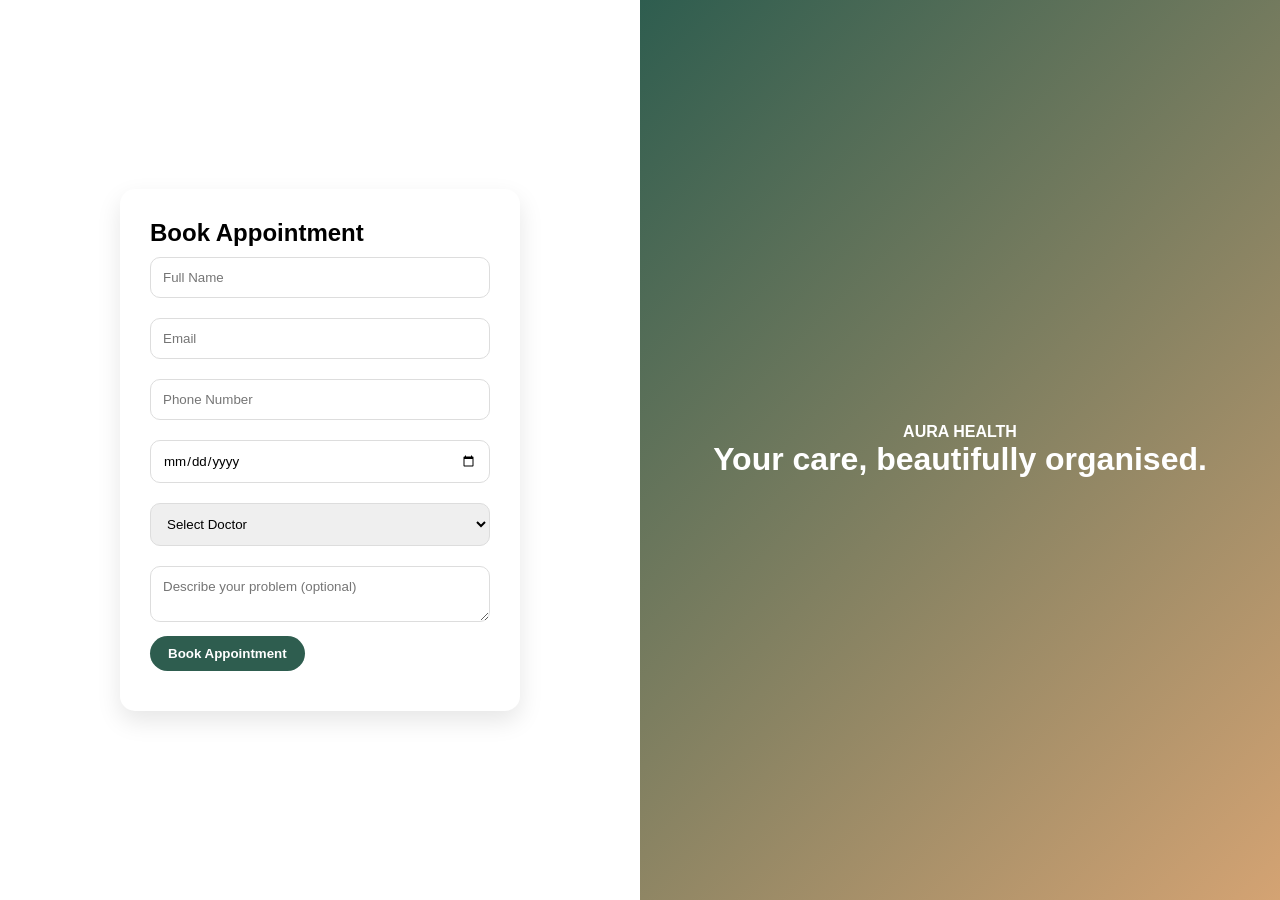
<file: booking.html>
<!DOCTYPE html>
<html lang="en">
<head>
<meta charset="UTF-8">
<meta name="viewport" content="width=device-width, initial-scale=1.0">
<title>Book Appointment</title>
<link rel="stylesheet" href="css/style.css">
</head>

<body>

<div class="booking-container">

  
    <div class="booking-left">

        <section class="form-page">

            <h2>Book Appointment</h2>

            <form id="bookingForm">

                <input type="text" id="name" placeholder="Full Name" required>

                <input type="email" id="email" placeholder="Email" required>

                <input type="tel" id="phone" placeholder="Phone Number" required>

                <input type="date" id="date" required>

                <select id="doctor" required>
                    <option value="">Select Doctor</option>

                    <optgroup label="Specialists">
                        <option>Dr. Maya Patel - Cardiology</option>
                        <option>Dr. Aisha Khan - Dermatology</option>
                        <option>Dr. Marcus Lee - Pediatrics</option>
                        <option>Dr. Neha Sharma - Gynecology</option>
                        <option>Dr. John Carter - Orthopedics</option>
                        <option>Dr. Riya Mehta - Neurology</option>
                        <option>Dr. David Smith - General Physician</option>
                        <option>Dr. Pooja Verma - Dentist</option>
                        <option>Dr. Rahul Singh - ENT Specialist</option>
                        <option>Dr. Emily Watson - Psychiatrist</option>
                    </optgroup>
                </select>

                <textarea id="message" placeholder="Describe your problem (optional)"></textarea>

                <button type="submit" class="btn">Book Appointment</button>

            </form>

            <p id="successMsg"></p>

        </section>

    </div>

    <!-- RIGHT SIDE (DESIGN) -->
    <div class="booking-right">
        <div class="overlay">
            <h4>AURA HEALTH</h4>
            <h1>Your care, beautifully organised.</h1>
        </div>
    </div>

</div>

<script src="js/booking.js"></script>

</body>
</html>
</file>
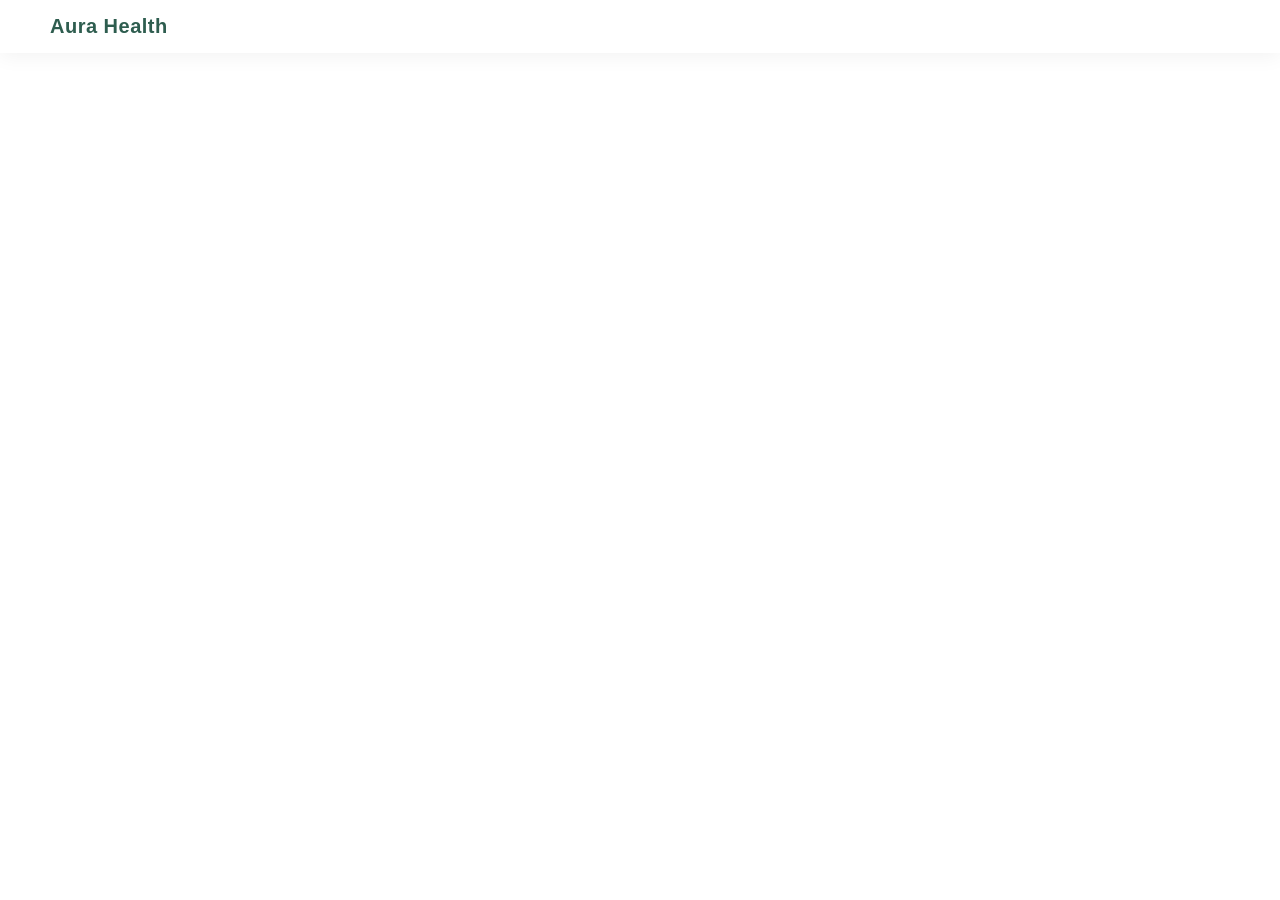
<file: branch-details.html>
<!DOCTYPE html>
<html>
<head>
<title>Branch Details</title>
<link rel="stylesheet" href="css/style.css">
</head>

<body>

<header>
    <div class="logo">Aura Health</div>
</header>

<section class="page">
    <h1 id="branchName"></h1>
    <p id="branchInfo"></p>
</section>

<script>
const params = new URLSearchParams(window.location.search);
const name = params.get("name");

let title = "";
let info = "";

if(name === "greenfield"){
    title = "Greenfield Branch";
    info = "Located in San Francisco with 24/7 emergency services.";
}
else if(name === "riverside"){
    title = "Riverside Branch";
    info = "Austin branch with advanced diagnostics.";
}
else if(name === "sunhill"){
    title = "Sunhill Branch";
    info = "Boston branch with expert doctors.";
}
else if(name === "carepoint"){
    title = "CarePoint Center";
    info = "New York branch with surgical facilities.";
}
else if(name === "wellness"){
    title = "Wellness Hub";
    info = "Chicago branch focused on preventive care.";
}
else if(name === "lifecare"){
    title = "LifeCare Center";
    info = "Los Angeles branch with modern infrastructure.";
}

document.getElementById("branchName").innerText = title;
document.getElementById("branchInfo").innerText = info;
</script>

</body>
</html>
</file>
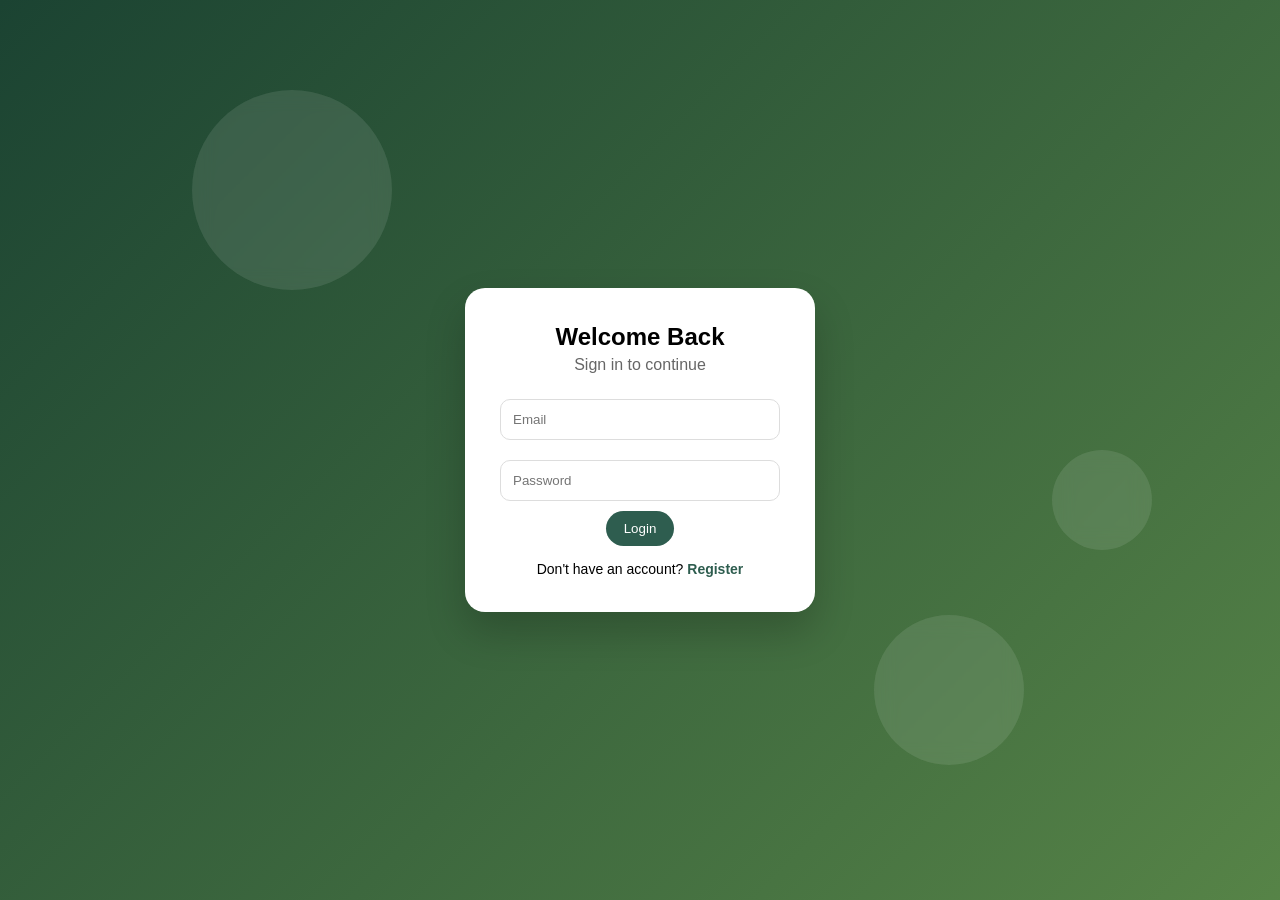
<file: signin.html>
<!DOCTYPE html>
<html lang="en">
<head>
<meta charset="UTF-8">
<meta name="viewport" content="width=device-width, initial-scale=1.0">
<title>Sign In</title>

<style>

/* RESET */
* {
    margin: 0;
    padding: 0;
    box-sizing: border-box;
    font-family: Arial, sans-serif;
}

/* ===== BACKGROUND ANIMATION ===== */
.auth-container {
    height: 100vh;
    display: flex;
    justify-content: center;
    align-items: center;
    position: relative;
    overflow: hidden;

    background: linear-gradient(-45deg, #2e5d4f, #d4a373, #6a994e, #1b4332);
    background-size: 400% 400%;
    animation: gradientMove 10s ease infinite;
}

/* Gradient animation */
@keyframes gradientMove {
    0% { background-position: 0% 50%; }
    50% { background-position: 100% 50%; }
    100% { background-position: 0% 50%; }
}

/* ===== FLOATING CIRCLES ===== */
.circle {
    position: absolute;
    border-radius: 50%;
    background: rgba(255,255,255,0.1);
    backdrop-filter: blur(10px);
    animation: float 8s infinite ease-in-out;
}

.c1 {
    width: 200px;
    height: 200px;
    top: 10%;
    left: 15%;
}

.c2 {
    width: 150px;
    height: 150px;
    bottom: 15%;
    right: 20%;
    animation-delay: 2s;
}

.c3 {
    width: 100px;
    height: 100px;
    top: 50%;
    right: 10%;
    animation-delay: 4s;
}

@keyframes float {
    0%, 100% { transform: translateY(0px); }
    50% { transform: translateY(-30px); }
}

/* ===== FORM ===== */
.auth-form {
    width: 100%;
    max-width: 350px;
    background: white;
    padding: 35px;
    border-radius: 20px;
    text-align: center;
    z-index: 1;

    box-shadow: 0 20px 40px rgba(0,0,0,0.2);
}

.auth-form h2 {
    margin-bottom: 5px;
}

.sub {
    color: #666;
    margin-bottom: 15px;
}

/* INPUT */
.auth-form input {
    width: 100%;
    padding: 12px;
    margin: 10px 0;

    border-radius: 10px;
    border: 1px solid #ddd;
}

/* BUTTON */
.btn {
    background: #2e5d4f;
    color: white;
    border: none;
    padding: 10px 18px;
    border-radius: 20px;
    cursor: pointer;
}

/* SWITCH TEXT */
.switch {
    margin-top: 15px;
    font-size: 14px;
}

.switch span {
    color: #2e5d4f;
    font-weight: bold;
    cursor: pointer;
}

.switch span:hover {
    text-decoration: underline;
}

</style>
</head>

<body>

<div class="auth-container">

    <!-- FLOATING ELEMENTS -->
    <div class="circle c1"></div>
    <div class="circle c2"></div>
    <div class="circle c3"></div>

    <div class="auth-form">

        <!-- LOGIN -->
        <div id="loginBox">
            <h2>Welcome Back</h2>
            <p class="sub">Sign in to continue</p>

            <form onsubmit="login(event)">
                <input type="email" id="loginEmail" placeholder="Email" required>
                <input type="password" id="loginPass" placeholder="Password" required>

                <button class="btn">Login</button>
            </form>

            <p class="switch">
                Don't have an account?
                <span onclick="showRegister()">Register</span>
            </p>
        </div>

        <!-- REGISTER -->
        <div id="registerBox" style="display:none;">
            <h2>Create Account</h2>
            <p class="sub">Register to get started</p>

            <form onsubmit="register(event)">
                <input type="text" id="name" placeholder="Full Name" required>
                <input type="email" id="regEmail" placeholder="Email" required>
                <input type="password" id="regPass" placeholder="Password" required>

                <button class="btn">Register</button>
            </form>

            <p class="switch">
                Already have an account?
                <span onclick="showLogin()">Login</span>
            </p>
        </div>

    </div>

</div>

<script>

function showRegister() {
    document.getElementById("loginBox").style.display = "none";
    document.getElementById("registerBox").style.display = "block";
}

function showLogin() {
    document.getElementById("registerBox").style.display = "none";
    document.getElementById("loginBox").style.display = "block";
}

function register(e) {
    e.preventDefault();

    let email = document.getElementById("regEmail").value;
    let pass = document.getElementById("regPass").value;

    localStorage.setItem("userEmail", email);
    localStorage.setItem("userPass", pass);

    alert("Registration Successful!");
    showLogin();
}

function login(e) {
    e.preventDefault();

    let email = document.getElementById("loginEmail").value;
    let pass = document.getElementById("loginPass").value;

    let savedEmail = localStorage.getItem("userEmail");
    let savedPass = localStorage.getItem("userPass");

    if(email === savedEmail && pass === savedPass) {
        alert("Login Successful!");
        window.location.href = "index.html";
    } else {
        alert("Invalid Credentials!");
    }
}

</script>

</body>
</html>
</file>
<file: css/style.css>
/* ===== RESET ===== */
* {
    margin: 0;
    padding: 0;
    box-sizing: border-box;
    font-family: Arial, sans-serif;
}

/* ===== HEADER ===== */
header {
    display: flex;
    justify-content: space-between;
    padding: 15px 50px;
    background: white;
    align-items: center;
}

.logo {
    font-weight: bold;
    font-size: 20px;
}

nav a {
    margin: 0 10px;
    text-decoration: none;
    color: black;
}

/* AUTH BUTTON */
.auth {
    display: flex;
    gap: 10px;
}

.btn {
    background: #2e5d4f;
    color: white;
    border: none;
    padding: 10px 18px;
    border-radius: 20px;
    cursor: pointer;
}

/* ===== MAIN BACKGROUND ===== */
.auth-container {
    height: calc(100vh - 70px);
    display: flex;
    justify-content: center;
    align-items: center;

    background: linear-gradient(135deg, #2e5d4f, #d4a373);
}

/* ===== FORM ===== */
.auth-form {
    width: 100%;
    max-width: 350px;
    background: white;
    padding: 35px;
    border-radius: 20px;
    text-align: center;

    box-shadow: 0 20px 40px rgba(0,0,0,0.2);
}

.auth-form h2 {
    margin-bottom: 5px;
}

.sub {
    color: #666;
    margin-bottom: 15px;
}

/* INPUT */
.auth-form input {
    width: 100%;
    padding: 12px;
    margin: 10px 0;

    border-radius: 10px;
    border: 1px solid #ddd;
}

/* SWITCH */
.switch {
    margin-top: 15px;
    font-size: 14px;
}

.switch span {
    color: #2e5d4f;
    font-weight: bold;
    cursor: pointer;
}

.switch span:hover {
    text-decoration: underline;
}
/* ===== Navbar ===== */
/* ===== PREMIUM HEADER ===== */
header {
    display: flex;
    justify-content: space-between;
    align-items: center;
    padding: 18px 50px;

    background: rgba(255, 255, 255, 0.85);
    backdrop-filter: blur(10px);

    position: sticky;
    top: 0;
    z-index: 100;

    box-shadow: 0 4px 20px rgba(0,0,0,0.05);
}

/* Logo */
.logo {
    font-weight: bold;
    font-size: 20px;
    color: #2e5d4f;
    letter-spacing: 0.5px;
}

/* Nav links */
nav a {
    margin: 0 18px;
    text-decoration: none;
    color: #333;
    font-weight: 500;
    position: relative;
    transition: 0.3s;
}

/* Smooth underline animation */
/* Nav links - Rounded style */
nav a {
    margin: 0 8px;
    text-decoration: none;
    color: #333;
    font-weight: 500;

    padding: 8px 16px;
    border-radius: 25px;

    transition: 0.3s;
}

/* Hover effect */
nav a:hover {
    border-color: #2e5d4f33;
    color: white;
}

/* Active page (important 🔥) */
nav a.active {
    background: #2e5d4f;
    color: white;
}

nav a:hover::after {
    width: 100%;
}

nav a:hover {
    color: #2e5d4f;
}

/* Right side buttons */
.auth {
    display: flex;
    align-items: center;
    gap: 12px;
}

/* Sign in */
.auth a {
    text-decoration: none;
    color: #323d2a;
    font-weight: 500;
}

/* Premium Button */
.btn {
    background: linear-gradient(135deg, #2e5d4f, #3f7d6b);
    color: white;
    border: none;
    padding: 10px 20px;
    border-radius: 25px;
    cursor: pointer;
    font-weight: bold;
    transition: 0.3s;
}

/* Button hover */
.btn:hover {
    transform: translateY(-2px);
    box-shadow: 0 6px 15px rgba(0,0,0,0.15);
}

/* ===== MOBILE ===== */
@media(max-width: 768px) {

    header {
        padding: 15px 20px;
    }

    nav {
        display: none;
    }
}

.logo {
    font-weight: bold;
    font-size: 20px;
}

nav a {
    margin: 0 15px;
    text-decoration: none;
    color: black;
    transition: 0.3s;
}

nav a:hover {
    color: #2e5d4f;
}

.auth {
    display: flex;
    align-items: center;
    gap: 10px;
}



/* Buttons */
.btn {
    background: #2e5d4f;
    color: white;
    border: none;
    padding: 10px 18px;
    border-radius: 20px;
    cursor: pointer;
    transition: 0.3s;
}

.btn:hover {
    background: #24493e;
}

.outline-btn {
    border: 1px solid gray;
    padding: 10px 18px;
    border-radius: 20px;
    margin-left: 10px;
    background: transparent;
}

/* ===== HERO SECTION ===== */
.hero {
    display: flex;
    justify-content: space-between;
    align-items: center;
    padding: 80px 60px;
    gap: 50px;
}

/* LEFT TEXT */
.hero-text {
    max-width: 600px;
}

/* Tag */
.tag {
    background: #e8efec;
    color: #2e5d4f;
    padding: 6px 14px;
    border-radius: 20px;
    font-size: 12px;
    letter-spacing: 1px;
    display: inline-block;
    margin-bottom: 20px;
}

/* MAIN HEADING */
.hero-text h1 {
    font-size: 64px;
    font-weight: 800;
    line-height: 1.1;
    color: #1a1a1a;
}

/* Highlight word */
.hero-text .highlight {
    color: #e76f51;
    font-style: italic;
    font-weight: 600;
}

/* Paragraph */
.hero-text p {
    margin-top: 20px;
    font-size: 16px;
    color: #666;
    line-height: 1.6;
}

/* Buttons */
.hero-buttons {
    margin-top: 30px;
    display: flex;
    gap: 15px;
}

/* Primary */
.hero-buttons .btn {
    background: #2e5d4f;
    color: white;
    padding: 12px 22px;
    border-radius: 30px;
    border: none;
    cursor: pointer;
}

/* Secondary */
.outline-btn {
    background: transparent;
    border: 1px solid #ccc;
    padding: 12px 22px;
    border-radius: 30px;
    cursor: pointer;
}

/* RIGHT IMAGE */
.hero-img img {
    width: 700px;
    height: 555px;
    border-radius: 50px;
    object-fit: cover;
    display: flex;
     display: flex;
}

/* ===== RESPONSIVE ===== */
@media(max-width: 768px) {

    .hero {
        flex-direction: column;
        text-align: center;
        padding: 40px 20px;
    }

    .hero-text h1 {
        font-size: 36px;
    }

    .hero-buttons {
        justify-content: center;
    }

    .hero-img img {
        width: 100%;
    }
}

/* ===== Stats ===== */
.stats {
    display: flex;
    justify-content: space-around;
    padding: 30px;
}

.card {
    background: white;
    padding: 20px;
    border-radius: 10px;
    text-align: center;
    width: 20%;
}

.card span {
    display: block;
    color: gray;
}

/* ===== Features ===== */
.features {
    padding: 50px;
    text-align: center;
}

.feature-box {
    display: flex;
    gap: 20px;
    margin-top: 20px;
}

.feature {
    background: white;
    padding: 20px;
    border-radius: 10px;
    flex: 1;
}

.green {
    background: #2e5d4f;
    color: white;
}

/* ===== Section Head ===== */
.section-head {
    display: flex;
    justify-content: space-between;
    align-items: center;
    padding: 0 40px;
}

.see-all {
    text-decoration: none;
    color: #2e5d4f;
    font-weight: bold;
    transition: 0.3s;
}

.see-all:hover {
    text-decoration: underline;
}

/* ===== Branches ===== */
.branch-cards {
    display: grid;
    grid-template-columns: repeat(auto-fit, minmax(300px, 1fr));
    gap: 25px;
    padding: 40px;
    max-width: 1200px;
    margin: auto;
}

.branch {
    background: white;
    border-radius: 15px;
    overflow: hidden;
    transition: 0.3s;
    box-shadow: 0 5px 15px rgba(0,0,0,0.08);
}

.branch img {
    width: 100%;
    height: 180px;
    object-fit: cover;
}

.branch-content {
    padding: 15px;
}

.branch-content h3 {
    margin-bottom: 5px;
}

.location {
    color: #e76f51;
    font-size: 14px;
    margin-bottom: 8px;
}

.branch-content p {
    font-size: 14px;
    color: #555;
    margin-bottom: 10px;
}

.branch-content .btn {
    width: 100%;
    border-radius: 10px;
}

.branch:hover {
    transform: translateY(-10px);
    box-shadow: 0 15px 25px rgba(0,0,0,0.15);
}

/* ===== Doctors ===== */
.doctor-grid {
    display: grid;
    grid-template-columns: repeat(auto-fit, minmax(280px, 1fr));
    gap: 25px;
    padding: 40px;
}

.doctor-card {
    background: white;
    border-radius: 15px;
    overflow: hidden;
    box-shadow: 0 5px 15px rgba(0,0,0,0.08);
    transition: 0.3s;
}

.doctor-card img {
    width: 100%;
    height: 180px;
    object-fit: cover;
}

.doctor-content {
    padding: 15px;
}

.special {
    color: #e76f51;
    font-size: 14px;
    margin-bottom: 8px;
}

.doctor-content p {
    font-size: 14px;
    color: #555;
    margin-bottom: 10px;
}

.doctor-card:hover {
    transform: translateY(-10px);
    box-shadow: 0 15px 25px rgba(0,0,0,0.15);
}

/* ===== CTA (single clean version) ===== */
.cta {
    display: flex;
    justify-content: center;
    align-items: center;
    padding: 60px 20px;
}

.cta-box {
    background: linear-gradient(135deg, #2e5d4f, #3f7d6b);
    color: white;
    padding: 50px 30px;
    border-radius: 20px;
    text-align: center;
    max-width: 600px;
    width: 100%;
    box-shadow: 0 15px 30px rgba(0,0,0,0.15);
}

.cta-box h2 {
    font-size: 32px;
    margin-bottom: 10px;
}

.cta-box p {
    font-size: 16px;
    margin-bottom: 25px;
}

.cta-btn {
    background: white;
    color: #2e5d4f;
    border: none;
    padding: 12px 25px;
    border-radius: 30px;
    cursor: pointer;
}

/* ===== Booking ===== */
.booking-container {
    display: flex;
    height: 100vh;
}

.booking-left {
    width: 50%;
    display: flex;
    justify-content: center;
    align-items: center;
}

.form-page {
    width: 100%;
    max-width: 400px;
    background: white;
    padding: 30px;
    border-radius: 15px;
    box-shadow: 0 10px 25px rgba(0,0,0,0.1);
}

.form-page input,
.form-page select,
.form-page textarea {
    width: 100%;
    padding: 12px;
    margin: 10px 0;
    border-radius: 10px;
    border: 1px solid #ddd;
}

.booking-right {
    width: 50%;
    background: linear-gradient(135deg, #2e5d4f, #d4a373);
    display: flex;
    justify-content: center;
    align-items: center;
    color: white;
}

.overlay {
    text-align: center;
}

#successMsg {
    margin-top: 10px;
    color: green;
}

/* ===== Footer ===== */
footer {
    background: #eee;
    padding: 40px;
}

.footer-container {
    display: flex;
    justify-content: space-between;
}

.copy {
    text-align: center;
    margin-top: 20px;
    color: gray;
}

/* ===== Mobile ===== */
.menu {
    display: none;
}

@media(max-width: 768px) {

    header {
        padding: 15px 20px;
    }

    .hero {
        flex-direction: column;
        text-align: center;
    }

    .feature-box {
        flex-direction: column;
    }

    .branch-cards {
        grid-template-columns: 1fr;
    }

    .booking-container {
        flex-direction: column;
    }

    .booking-left,
    .booking-right {
        width: 100%;
    }
}

/* ===== Sign in (text style) ===== */
.auth a {
    text-decoration: none;
    color: #2e5d4f;
    font-weight: 600;
    padding: 6px 10px;
    border-radius: 20px;
    transition: 0.3s;
}

/* Hover */
.auth a:hover {
    background: rgba(46, 93, 79, 0.1);
}

/* ===== Book Appointment Button ===== */
.auth .btn {
    background: linear-gradient(135deg, #2e5d4f, #3f7d6b);
    color: white;
    border: none;
    padding: 10px 20px;
    border-radius: 25px;
    font-weight: bold;
    letter-spacing: 0.3px;
    cursor: pointer;
    transition: 0.3s;
}

/* Hover effect */
.auth .btn:hover {
    transform: translateY(-2px);
    box-shadow: 0 6px 15px rgba(0,0,0,0.15);
}

/* Click effect (no color change harsh) */
.auth .btn:active {
    transform: scale(0.97);
}


/* ===== AUTH SECTION ===== */
.auth {
    display: flex;
    align-items: center;
    gap: 15px;
}

/* ===== Sign in ===== */
.auth a {
    text-decoration: none;
    color: #2e5d4f;
    font-weight: 600;
    padding: 6px 12px;
    border-radius: 20px;
    transition: all 0.3s ease;
}

/* Hover effect (soft, no harsh color) */
.auth a:hover {
    background: rgba(46, 93, 79, 0.1);
}

/* ===== Book Appointment Button ===== */
.auth .btn {
    background: linear-gradient(135deg, #2e5d4f, #3f7d6b);
    color: #fff;
    border: none;
    padding: 10px 20px;
    border-radius: 25px;
    font-weight: 600;
    letter-spacing: 0.3px;
    cursor: pointer;
    transition: all 0.3s ease;
}

/* Hover */
.auth .btn:hover {
    transform: translateY(-2px);
    box-shadow: 0 6px 15px rgba(0,0,0,0.15);
}

/* Click (press effect) */
.auth .btn:active {
    transform: scale(0.96);
}

/* FULL SCREEN CENTER */
.auth-container {
    height: calc(100vh - 70px); /* header ke niche */
    display: flex;
    justify-content: center;
    align-items: center;

    background: linear-gradient(135deg, #2e5d4f, #d4a373);
}

/* FORM CARD */
.auth-form {
    width: 100%;
    max-width: 350px;

    background: white;
    padding: 35px;
    border-radius: 20px;

    text-align: center;
    box-shadow: 0 20px 40px rgba(0,0,0,0.2);
}

/* INPUT */
.auth-form input {
    width: 100%;
    padding: 12px;
    margin: 10px 0;

    border-radius: 10px;
    border: 1px solid #ddd;
}

/* TEXT */
.sub {
    color: #666;
    margin-bottom: 15px;
}

---------------------------------------------------------------------------------------

/* ===== RESET ===== */
* {
    margin: 0;
    padding: 0;
    box-sizing: border-box;
    font-family: Arial, sans-serif;
}

/* ===== HEADER ===== */
header {
    display: flex;
    justify-content: space-between;
    padding: 15px 50px;
    background: white;
    align-items: center;
}

.logo {
    font-weight: bold;
    font-size: 20px;
}

nav a {
    margin: 0 10px;
    text-decoration: none;
    color: black;
}

/* AUTH BUTTON */
.auth {
    display: flex;
    gap: 10px;
}

.btn {
    background: #2e5d4f;
    color: white;
    border: none;
    padding: 10px 18px;
    border-radius: 20px;
    cursor: pointer;
}

/* ===== MAIN BACKGROUND ===== */
.auth-container {
    height: calc(100vh - 70px);
    display: flex;
    justify-content: center;
    align-items: center;

    background: linear-gradient(135deg, #2e5d4f, #d4a373);
}

/* ===== FORM ===== */
.auth-form {
    width: 100%;
    max-width: 350px;
    background: white;
    padding: 35px;
    border-radius: 20px;
    text-align: center;

    box-shadow: 0 20px 40px rgba(0,0,0,0.2);
}

.auth-form h2 {
    margin-bottom: 5px;
}

.sub {
    color: #666;
    margin-bottom: 15px;
}

/* INPUT */
.auth-form input {
    width: 100%;
    padding: 12px;
    margin: 10px 0;

    border-radius: 10px;
    border: 1px solid #ddd;
}

/* SWITCH */
.switch {
    margin-top: 15px;
    font-size: 14px;
}

.switch span {
    color: #2e5d4f;
    font-weight: bold;
    cursor: pointer;
}

.switch span:hover {
    text-decoration: underline;
}
</file>
